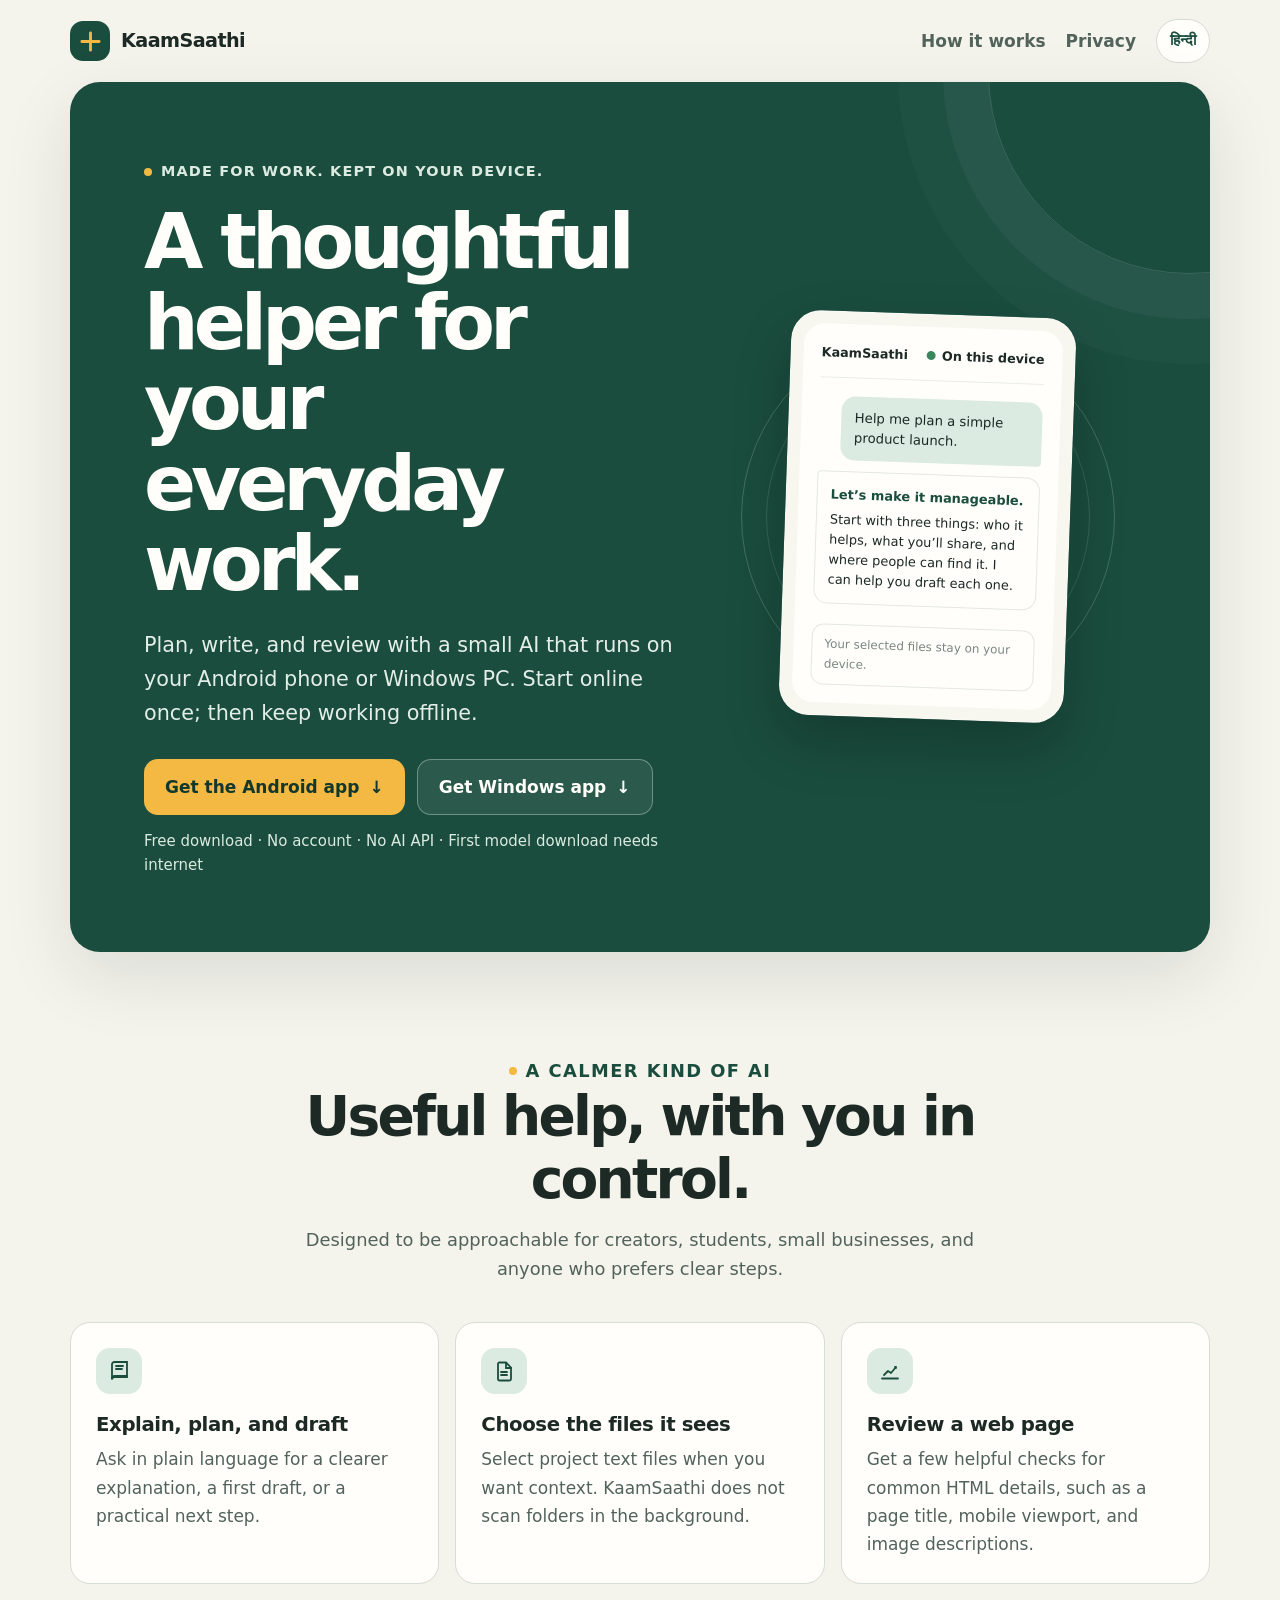
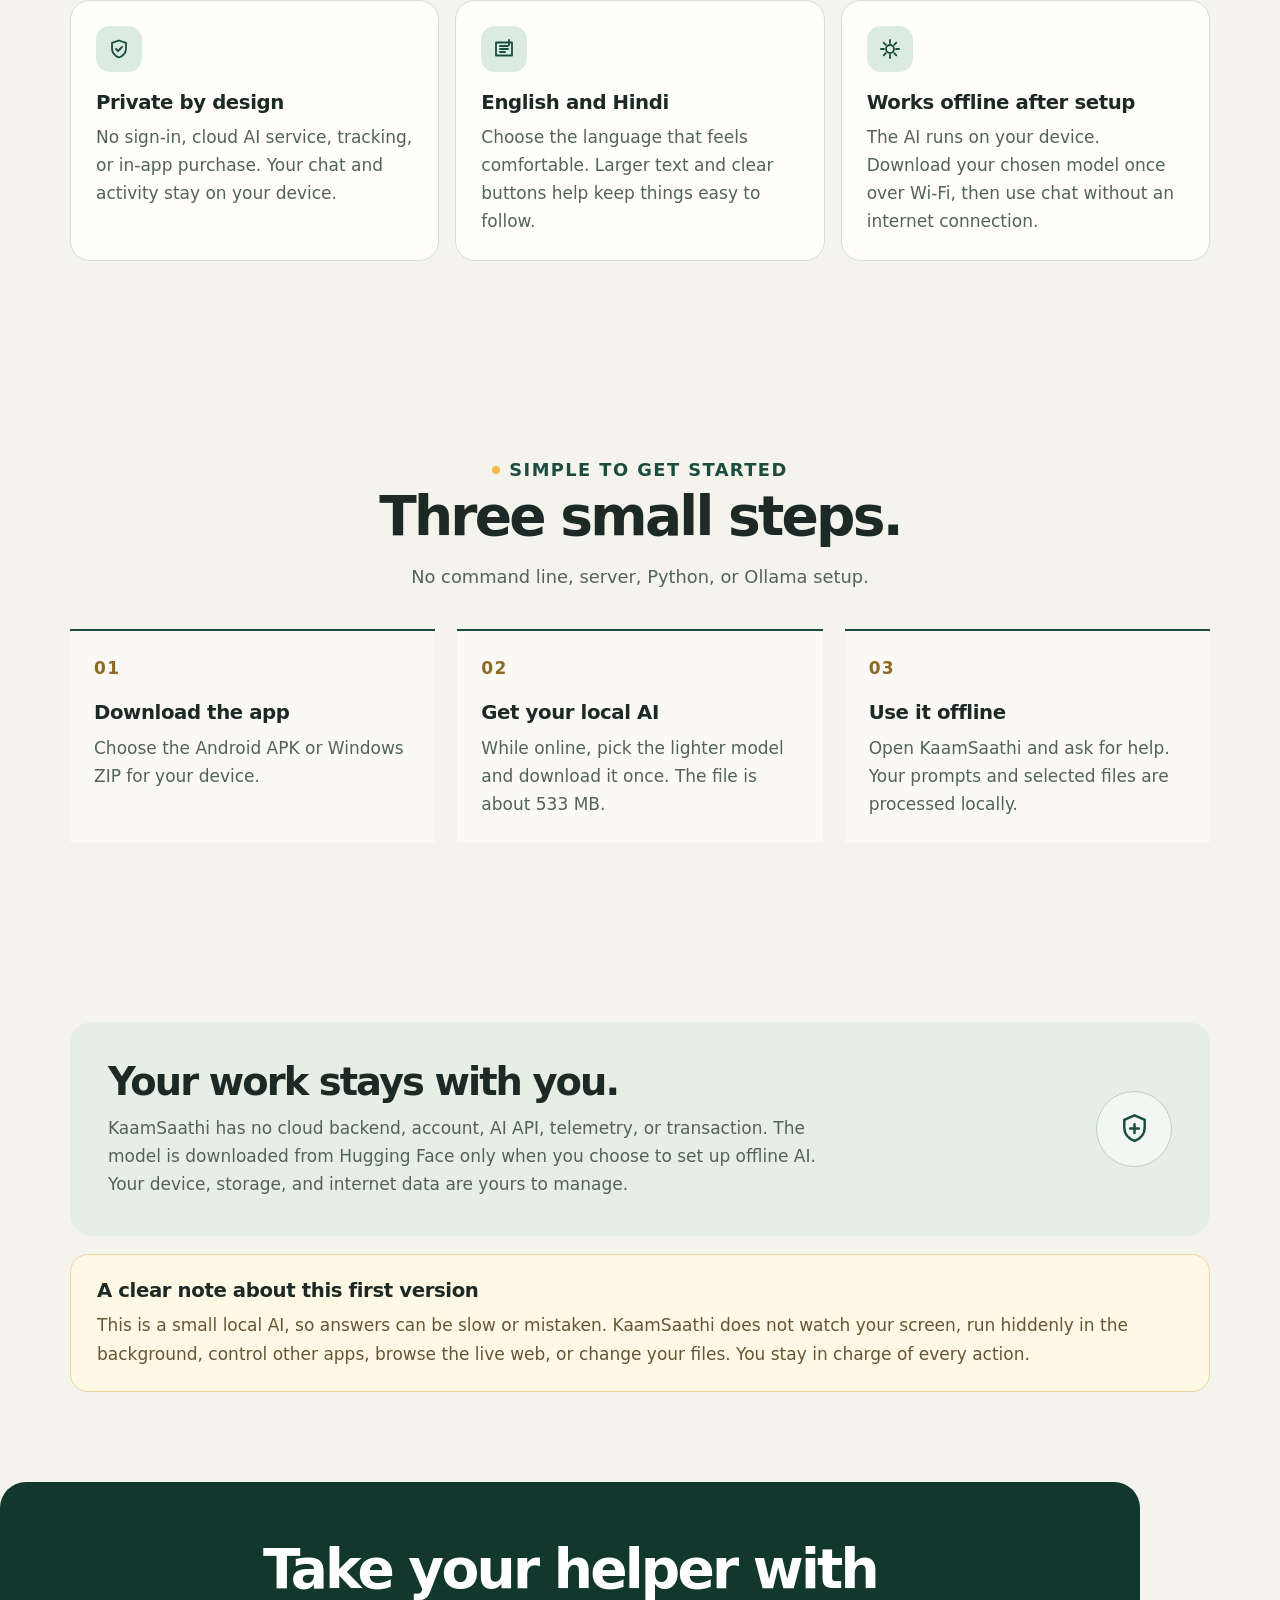
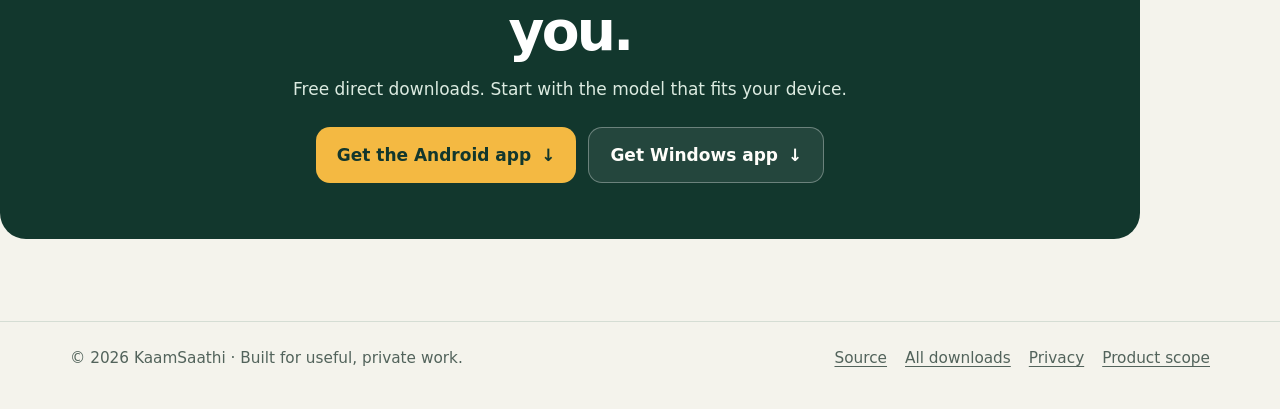
<file: site/index.html>
<!doctype html>
<html lang="en">
<head>
  <meta charset="utf-8">
  <meta name="viewport" content="width=device-width, initial-scale=1">
  <meta name="theme-color" content="#f4f3ec">
  <meta name="description" content="KaamSaathi is a free, private offline AI work companion for Android and Windows.">
  <meta property="og:title" content="KaamSaathi — thoughtful help, on your device">
  <meta property="og:description" content="A simple offline-first work companion for creators, students, and small businesses.">
  <title>KaamSaathi — thoughtful help, on your device</title>
  <link rel="icon" href="data:image/svg+xml,%3Csvg xmlns='http://www.w3.org/2000/svg' viewBox='0 0 64 64'%3E%3Crect width='64' height='64' rx='18' fill='%231a4d3e'/%3E%3Cpath d='M17 32h30M32 17v30' stroke='%23f4b942' stroke-width='6' stroke-linecap='round'/%3E%3C/svg%3E">
  <style>
    :root {
      color-scheme: light;
      --paper: #f4f3ec;
      --ink: #1c2925;
      --muted: #52635b;
      --green: #1a4d3e;
      --green-dark: #12372d;
      --mint: #dcebe1;
      --saffron: #f4b942;
      --line: #d5ddd4;
      --white: #fffefa;
      --shadow: 0 24px 70px rgba(28, 41, 37, .11);
      font-family: Inter, ui-sans-serif, system-ui, -apple-system, BlinkMacSystemFont, "Segoe UI", sans-serif;
      font-size: 17px;
      line-height: 1.65;
    }
    * { box-sizing: border-box; }
    html { scroll-behavior: smooth; }
    body { margin: 0; color: var(--ink); background: var(--paper); }
    a { color: inherit; }
    button, a { -webkit-tap-highlight-color: transparent; }
    a:focus-visible, button:focus-visible { outline: 3px solid #bb7610; outline-offset: 4px; }
    .wrap { width: min(1140px, calc(100% - 40px)); margin-inline: auto; }
    .topbar { min-height: 82px; display: flex; align-items: center; justify-content: space-between; gap: 18px; }
    .brand { display: inline-flex; gap: 11px; align-items: center; text-decoration: none; font-size: 1.13rem; font-weight: 780; letter-spacing: -.03em; }
    .brand-mark { width: 40px; height: 40px; border-radius: 13px; display: grid; place-items: center; color: var(--saffron); background: var(--green); }
    .brand-mark svg { width: 23px; height: 23px; }
    .top-actions { display: flex; align-items: center; gap: 20px; }
    .top-link { color: var(--muted); text-decoration: none; font-weight: 620; }
    .top-link:hover { color: var(--green); }
    .language { min-height: 44px; padding: 7px 13px; border: 1px solid var(--line); border-radius: 99px; background: var(--white); color: var(--green); font: inherit; font-size: .9rem; font-weight: 700; cursor: pointer; }
    .hero { position: relative; overflow: hidden; border-radius: 30px; padding: clamp(32px, 6vw, 74px); display: grid; grid-template-columns: 1.12fr .88fr; gap: 46px; align-items: center; color: #fffefa; background: var(--green); box-shadow: var(--shadow); }
    .hero::before { content: ""; position: absolute; width: 400px; height: 400px; right: -180px; top: -210px; border: 1px solid rgba(255,255,255,.14); border-radius: 50%; box-shadow: 0 0 0 45px rgba(255,255,255,.035), 0 0 0 90px rgba(255,255,255,.025); pointer-events: none; }
    .hero-copy, .hero-art { position: relative; z-index: 1; }
    .eyebrow { display: inline-flex; align-items: center; gap: 9px; margin: 0 0 18px; color: #dcebe1; font-size: .85rem; font-weight: 750; letter-spacing: .08em; text-transform: uppercase; }
    .eyebrow::before { content: ""; width: 8px; height: 8px; border-radius: 50%; background: var(--saffron); }
    h1 { max-width: 660px; margin: 0; font-size: clamp(2.65rem, 6vw, 5rem); line-height: 1.05; letter-spacing: -.065em; }
    .hero-copy > p:not(.eyebrow) { max-width: 600px; margin: 23px 0 28px; color: #e4eee8; font-size: clamp(1.06rem, 2vw, 1.22rem); }
    .buttons { display: flex; flex-wrap: wrap; gap: 12px; }
    .button { min-height: 56px; padding: 13px 21px; display: inline-flex; align-items: center; justify-content: center; gap: 10px; border: 0; border-radius: 14px; text-decoration: none; font-weight: 760; transition: transform .18s ease, background .18s ease; }
    .button:hover { transform: translateY(-2px); }
    .button-primary { color: var(--green-dark); background: var(--saffron); }
    .button-primary:hover { background: #ffd16b; }
    .button-quiet { color: #fffefa; border: 1px solid rgba(255,255,255,.32); background: rgba(255,255,255,.08); }
    .button-quiet:hover { background: rgba(255,255,255,.16); }
    .download-note { margin: 14px 0 0 !important; color: #dcebe1 !important; font-size: .88rem !important; }
    .hero-art { min-height: 360px; display: grid; place-items: center; }
    .orbit { position: absolute; width: min(390px, 90%); aspect-ratio: 1; border: 1px solid rgba(255,255,255,.18); border-radius: 50%; }
    .orbit::before, .orbit::after { content: ""; position: absolute; border: 1px solid rgba(255,255,255,.12); border-radius: 50%; inset: 24px; }
    .orbit::after { inset: 52px; }
    .phone { position: relative; width: min(285px, 75%); padding: 12px; border: 1px solid rgba(255,255,255,.32); border-radius: 30px; background: #f7f7f0; transform: rotate(2deg); box-shadow: 0 25px 55px rgba(0,0,0,.22); }
    .phone-screen { min-height: 320px; padding: 18px; border-radius: 21px; background: #fffefa; color: var(--ink); }
    .phone-head { display: flex; align-items: center; justify-content: space-between; padding-bottom: 14px; border-bottom: 1px solid #e9ede7; font-size: .75rem; font-weight: 760; }
    .online-dot { width: 9px; height: 9px; display: inline-block; margin-right: 6px; border-radius: 50%; background: #38875c; }
    .prompt-card { margin: 18px 0 11px auto; max-width: 90%; padding: 12px 13px; border-radius: 14px 14px 4px 14px; background: var(--mint); font-size: .78rem; line-height: 1.5; }
    .reply-card { padding: 13px; border: 1px solid #e4e8e1; border-radius: 4px 14px 14px; font-size: .76rem; line-height: 1.55; }
    .reply-card strong { display: block; margin-bottom: 5px; color: var(--green); }
    .phone-footer { margin-top: 20px; padding: 10px 12px; border: 1px solid #e4e8e1; border-radius: 12px; color: #7a8780; font-size: .7rem; }
    .section { padding: 90px 0; }
    .section-heading { max-width: 700px; margin: 0 auto 38px; text-align: center; }
    .section-heading .eyebrow { color: var(--green); }
    h2 { margin: 0; font-size: clamp(2rem, 4.3vw, 3.25rem); line-height: 1.14; letter-spacing: -.05em; }
    .section-heading p { margin: 14px 0 0; color: var(--muted); font-size: 1.05rem; }
    .feature-grid { display: grid; grid-template-columns: repeat(3, 1fr); gap: 16px; }
    .feature { min-height: 220px; padding: 25px; border: 1px solid var(--line); border-radius: 20px; background: var(--white); }
    .icon { width: 46px; height: 46px; margin-bottom: 18px; display: grid; place-items: center; border-radius: 14px; color: var(--green); background: var(--mint); }
    .icon svg { width: 24px; height: 24px; }
    h3 { margin: 0 0 8px; font-size: 1.16rem; line-height: 1.3; letter-spacing: -.02em; }
    .feature p { margin: 0; color: var(--muted); }
    .steps { display: grid; grid-template-columns: repeat(3, 1fr); gap: 22px; counter-reset: steps; }
    .step { position: relative; padding: 23px 24px 24px; border-top: 2px solid var(--green); background: rgba(255,254,250,.65); counter-increment: steps; }
    .step::before { content: "0" counter(steps); display: block; margin-bottom: 18px; color: #8c6b24; font-weight: 800; letter-spacing: .08em; }
    .step p { margin: 0; color: var(--muted); }
    .privacy-band { padding: 38px; display: grid; grid-template-columns: 1fr auto; gap: 25px; align-items: center; border-radius: 22px; background: #e6eee5; }
    .privacy-band h2 { font-size: clamp(1.6rem, 3vw, 2.3rem); }
    .privacy-band p { max-width: 720px; margin: 10px 0 0; color: var(--muted); }
    .privacy-mark { width: 76px; height: 76px; display: grid; place-items: center; border: 1px solid #bbd1c1; border-radius: 50%; color: var(--green); background: rgba(255,255,255,.55); }
    .privacy-mark svg { width: 35px; height: 35px; }
    .limits { margin-top: 18px; padding: 23px 26px; border: 1px solid #ead49c; border-radius: 18px; background: #fff8e4; }
    .limits p { margin: 6px 0 0; color: #655638; }
    .final-cta { margin: 0 0 82px; padding: clamp(30px, 5vw, 56px); border-radius: 26px; text-align: center; color: white; background: var(--green-dark); }
    .final-cta h2 { max-width: 700px; margin: 0 auto; }
    .final-cta p { margin: 12px 0 24px; color: #dcebe1; }
    .final-cta .buttons { justify-content: center; }
    footer { padding: 24px 0 38px; border-top: 1px solid var(--line); color: var(--muted); font-size: .9rem; }
    .footer-row { display: flex; justify-content: space-between; align-items: center; gap: 18px; }
    .footer-links { display: flex; gap: 18px; flex-wrap: wrap; }
    .footer-links a { text-decoration-thickness: 1px; text-underline-offset: 3px; }
    @media (max-width: 850px) {
      .hero { grid-template-columns: 1fr; gap: 20px; }
      .hero-art { min-height: 310px; }
      .phone-screen { min-height: 295px; }
      .feature-grid { grid-template-columns: 1fr 1fr; }
      .steps { gap: 12px; }
    }
    @media (max-width: 600px) {
      .wrap { width: min(100% - 28px, 520px); }
      .topbar { min-height: 70px; }
      .top-link { display: none; }
      .hero { padding: 30px 23px 22px; border-radius: 23px; }
      .hero-art { min-height: 285px; }
      .phone { width: 245px; }
      .phone-screen { min-height: 276px; }
      .feature-grid, .steps { grid-template-columns: 1fr; }
      .feature { min-height: auto; }
      .section { padding: 66px 0; }
      .privacy-band { grid-template-columns: 1fr; padding: 25px; }
      .privacy-mark { display: none; }
      .final-cta { margin-bottom: 60px; }
      .footer-row { align-items: flex-start; flex-direction: column; }
    }
    @media (prefers-reduced-motion: reduce) {
      *, *::before, *::after { scroll-behavior: auto !important; transition-duration: .01ms !important; }
    }
  </style>
</head>
<body>
  <header class="wrap topbar">
    <a class="brand" href="#" aria-label="KaamSaathi home">
      <span class="brand-mark" aria-hidden="true"><svg viewBox="0 0 24 24" fill="none"><path d="M12 3v18M3 12h18" stroke="currentColor" stroke-width="3" stroke-linecap="round"/></svg></span>
      <span>KaamSaathi</span>
    </a>
    <nav class="top-actions" aria-label="Main navigation">
      <a class="top-link" href="#how" data-copy="navHow">How it works</a>
      <a class="top-link" href="#privacy" data-copy="navPrivacy">Privacy</a>
      <button class="language" id="language-toggle" type="button" aria-label="Switch language to Hindi" aria-pressed="false">हिन्दी</button>
    </nav>
  </header>

  <main>
    <section class="wrap hero" aria-labelledby="hero-title">
      <div class="hero-copy">
        <p class="eyebrow" data-copy="eyebrow">Made for work. Kept on your device.</p>
        <h1 id="hero-title" data-copy="heroTitle">A thoughtful helper for your everyday work.</h1>
        <p data-copy="heroIntro">Plan, write, and review with a small AI that runs on your Android phone or Windows PC. Start online once; then keep working offline.</p>
        <div class="buttons">
          <a class="button button-primary" href="https://github.com/Dipayanhaldar/Kaamsaathi/releases/latest/download/KaamSaathi-Android-arm64.apk" data-copy="androidButton">Get the Android app <span aria-hidden="true">↓</span></a>
          <a class="button button-quiet" href="https://github.com/Dipayanhaldar/Kaamsaathi/releases/latest/download/KaamSaathi-Windows-x64.zip" data-copy="windowsButton">Get Windows app <span aria-hidden="true">↓</span></a>
        </div>
        <p class="download-note" data-copy="downloadNote">Free download · No account · No AI API · First model download needs internet</p>
      </div>
      <div class="hero-art" aria-label="Illustration of an offline assistant conversation">
        <div class="orbit" aria-hidden="true"></div>
        <div class="phone">
          <div class="phone-screen">
            <div class="phone-head"><span>KaamSaathi</span><span><i class="online-dot"></i><span data-copy="localLabel">On this device</span></span></div>
            <div class="prompt-card" data-copy="mockPrompt">Help me plan a simple product launch.</div>
            <div class="reply-card"><strong data-copy="mockReplyTitle">Let’s make it manageable.</strong><span data-copy="mockReply">Start with three things: who it helps, what you’ll share, and where people can find it. I can help you draft each one.</span></div>
            <div class="phone-footer" data-copy="mockFooter">Your selected files stay on your device.</div>
          </div>
        </div>
      </div>
    </section>

    <section class="wrap section" aria-labelledby="features-title">
      <div class="section-heading">
        <p class="eyebrow" data-copy="featureEyebrow">A calmer kind of AI</p>
        <h2 id="features-title" data-copy="featuresTitle">Useful help, with you in control.</h2>
        <p data-copy="featuresIntro">Designed to be approachable for creators, students, small businesses, and anyone who prefers clear steps.</p>
      </div>
      <div class="feature-grid">
        <article class="feature">
          <span class="icon" aria-hidden="true"><svg viewBox="0 0 24 24" fill="none"><path d="M5 5.5A2.5 2.5 0 0 1 7.5 3H20v15H7.5A2.5 2.5 0 0 0 5 20.5v-15Z" stroke="currentColor" stroke-width="1.8"/><path d="M5 19.5A2.5 2.5 0 0 1 7.5 17H20M9 7h7M9 10h6" stroke="currentColor" stroke-width="1.8" stroke-linecap="round"/></svg></span>
          <h3 data-copy="featureChatTitle">Explain, plan, and draft</h3>
          <p data-copy="featureChatText">Ask in plain language for a clearer explanation, a first draft, or a practical next step.</p>
        </article>
        <article class="feature">
          <span class="icon" aria-hidden="true"><svg viewBox="0 0 24 24" fill="none"><path d="M7 3.5h7l5 5V20a1.5 1.5 0 0 1-1.5 1.5h-10A1.5 1.5 0 0 1 6 20V5a1.5 1.5 0 0 1 1-1.5Z" stroke="currentColor" stroke-width="1.8"/><path d="M14 4v5h5M9 13h6M9 16h6" stroke="currentColor" stroke-width="1.8" stroke-linecap="round"/></svg></span>
          <h3 data-copy="featureFilesTitle">Choose the files it sees</h3>
          <p data-copy="featureFilesText">Select project text files when you want context. KaamSaathi does not scan folders in the background.</p>
        </article>
        <article class="feature">
          <span class="icon" aria-hidden="true"><svg viewBox="0 0 24 24" fill="none"><path d="M4 19.5h16M6 16l4-4 3 2 5-6M17 8h1v1" stroke="currentColor" stroke-width="1.8" stroke-linecap="round" stroke-linejoin="round"/></svg></span>
          <h3 data-copy="featureSiteTitle">Review a web page</h3>
          <p data-copy="featureSiteText">Get a few helpful checks for common HTML details, such as a page title, mobile viewport, and image descriptions.</p>
        </article>
        <article class="feature">
          <span class="icon" aria-hidden="true"><svg viewBox="0 0 24 24" fill="none"><path d="M12 3.5 19 6v5.4c0 4.4-2.8 7.4-7 9.1-4.2-1.7-7-4.7-7-9.1V6l7-2.5Z" stroke="currentColor" stroke-width="1.8"/><path d="m9 12 2 2 4-4" stroke="currentColor" stroke-width="1.8" stroke-linecap="round" stroke-linejoin="round"/></svg></span>
          <h3 data-copy="featurePrivateTitle">Private by design</h3>
          <p data-copy="featurePrivateText">No sign-in, cloud AI service, tracking, or in-app purchase. Your chat and activity stay on your device.</p>
        </article>
        <article class="feature">
          <span class="icon" aria-hidden="true"><svg viewBox="0 0 24 24" fill="none"><path d="M4 5.5h16v13H4zM8 9h8M8 12h8M8 15h5" stroke="currentColor" stroke-width="1.8" stroke-linecap="round" stroke-linejoin="round"/><path d="M17 3v5" stroke="currentColor" stroke-width="1.8" stroke-linecap="round"/></svg></span>
          <h3 data-copy="featureLanguageTitle">English and Hindi</h3>
          <p data-copy="featureLanguageText">Choose the language that feels comfortable. Larger text and clear buttons help keep things easy to follow.</p>
        </article>
        <article class="feature">
          <span class="icon" aria-hidden="true"><svg viewBox="0 0 24 24" fill="none"><path d="M12 3v3m0 12v3m9-9h-3M6 12H3m15.36-6.36-2.12 2.12M7.76 16.24l-2.12 2.12m12.72 0-2.12-2.12M7.76 7.76 5.64 5.64" stroke="currentColor" stroke-width="1.8" stroke-linecap="round"/><circle cx="12" cy="12" r="4" stroke="currentColor" stroke-width="1.8"/></svg></span>
          <h3 data-copy="featureOfflineTitle">Works offline after setup</h3>
          <p data-copy="featureOfflineText">The AI runs on your device. Download your chosen model once over Wi-Fi, then use chat without an internet connection.</p>
        </article>
      </div>
    </section>

    <section class="wrap section" id="how" aria-labelledby="how-title">
      <div class="section-heading">
        <p class="eyebrow" data-copy="howEyebrow">Simple to get started</p>
        <h2 id="how-title" data-copy="howTitle">Three small steps.</h2>
        <p data-copy="howIntro">No command line, server, Python, or Ollama setup.</p>
      </div>
      <div class="steps">
        <article class="step"><h3 data-copy="stepOneTitle">Download the app</h3><p data-copy="stepOneText">Choose the Android APK or Windows ZIP for your device.</p></article>
        <article class="step"><h3 data-copy="stepTwoTitle">Get your local AI</h3><p data-copy="stepTwoText">While online, pick the lighter model and download it once. The file is about 533 MB.</p></article>
        <article class="step"><h3 data-copy="stepThreeTitle">Use it offline</h3><p data-copy="stepThreeText">Open KaamSaathi and ask for help. Your prompts and selected files are processed locally.</p></article>
      </div>
    </section>

    <section class="wrap section" id="privacy" aria-labelledby="privacy-title">
      <div class="privacy-band">
        <div>
          <h2 id="privacy-title" data-copy="privacyTitle">Your work stays with you.</h2>
          <p data-copy="privacyText">KaamSaathi has no cloud backend, account, AI API, telemetry, or transaction. The model is downloaded from Hugging Face only when you choose to set up offline AI. Your device, storage, and internet data are yours to manage.</p>
        </div>
        <span class="privacy-mark" aria-hidden="true"><svg viewBox="0 0 24 24" fill="none"><path d="M12 3 19 6v5.4c0 4.4-2.8 7.4-7 9.1-4.2-1.7-7-4.7-7-9.1V6l7-3Z" stroke="currentColor" stroke-width="1.7"/><path d="M9 12h6M12 9v6" stroke="currentColor" stroke-width="1.7" stroke-linecap="round"/></svg></span>
      </div>
      <aside class="limits">
        <h3 data-copy="limitsTitle">A clear note about this first version</h3>
        <p data-copy="limitsText">This is a small local AI, so answers can be slow or mistaken. KaamSaathi does not watch your screen, run hiddenly in the background, control other apps, browse the live web, or change your files. You stay in charge of every action.</p>
      </aside>
    </section>

    <section class="wrap final-cta" aria-labelledby="download-title">
      <h2 id="download-title" data-copy="downloadTitle">Take your helper with you.</h2>
      <p data-copy="downloadIntro">Free direct downloads. Start with the model that fits your device.</p>
      <div class="buttons">
        <a class="button button-primary" href="https://github.com/Dipayanhaldar/Kaamsaathi/releases/latest/download/KaamSaathi-Android-arm64.apk" data-copy="androidButton">Get the Android app <span aria-hidden="true">↓</span></a>
        <a class="button button-quiet" href="https://github.com/Dipayanhaldar/Kaamsaathi/releases/latest/download/KaamSaathi-Windows-x64.zip" data-copy="windowsButton">Get Windows app <span aria-hidden="true">↓</span></a>
      </div>
    </section>
  </main>

  <footer>
    <div class="wrap footer-row">
      <span>© 2026 KaamSaathi · <span data-copy="footerNote">Built for useful, private work.</span></span>
      <nav class="footer-links" aria-label="More information">
        <a href="https://github.com/Dipayanhaldar/Kaamsaathi" data-copy="sourceLink">Source</a>
        <a href="https://github.com/Dipayanhaldar/Kaamsaathi/releases/latest" data-copy="releaseLink">All downloads</a>
        <a href="https://github.com/Dipayanhaldar/Kaamsaathi/blob/main/docs/PRIVACY.md" data-copy="privacyLink">Privacy</a>
        <a href="https://github.com/Dipayanhaldar/Kaamsaathi/blob/main/docs/PRODUCT.md" data-copy="scopeLink">Product scope</a>
      </nav>
    </div>
  </footer>

  <script>
    (() => {
      const copy = {
        en: {
          navHow: "How it works", navPrivacy: "Privacy", eyebrow: "Made for work. Kept on your device.",
          heroTitle: "A thoughtful helper for your everyday work.",
          heroIntro: "Plan, write, and review with a small AI that runs on your Android phone or Windows PC. Start online once; then keep working offline.",
          androidButton: "Get the Android app ↓", windowsButton: "Get Windows app ↓",
          downloadNote: "Free download · No account · No AI API · First model download needs internet",
          localLabel: "On this device", mockPrompt: "Help me plan a simple product launch.",
          mockReplyTitle: "Let’s make it manageable.",
          mockReply: "Start with three things: who it helps, what you’ll share, and where people can find it. I can help you draft each one.",
          mockFooter: "Your selected files stay on your device.",
          featureEyebrow: "A calmer kind of AI", featuresTitle: "Useful help, with you in control.",
          featuresIntro: "Designed to be approachable for creators, students, small businesses, and anyone who prefers clear steps.",
          featureChatTitle: "Explain, plan, and draft", featureChatText: "Ask in plain language for a clearer explanation, a first draft, or a practical next step.",
          featureFilesTitle: "Choose the files it sees", featureFilesText: "Select project text files when you want context. KaamSaathi does not scan folders in the background.",
          featureSiteTitle: "Review a web page", featureSiteText: "Get a few helpful checks for common HTML details, such as a page title, mobile viewport, and image descriptions.",
          featurePrivateTitle: "Private by design", featurePrivateText: "No sign-in, cloud AI service, tracking, or in-app purchase. Your chat and activity stay on your device.",
          featureLanguageTitle: "English and Hindi", featureLanguageText: "Choose the language that feels comfortable. Larger text and clear buttons help keep things easy to follow.",
          featureOfflineTitle: "Works offline after setup", featureOfflineText: "The AI runs on your device. Download your chosen model once over Wi-Fi, then use chat without an internet connection.",
          howEyebrow: "Simple to get started", howTitle: "Three small steps.", howIntro: "No command line, server, Python, or Ollama setup.",
          stepOneTitle: "Download the app", stepOneText: "Choose the Android APK or Windows ZIP for your device.",
          stepTwoTitle: "Get your local AI", stepTwoText: "While online, pick the lighter model and download it once. The file is about 533 MB.",
          stepThreeTitle: "Use it offline", stepThreeText: "Open KaamSaathi and ask for help. Your prompts and selected files are processed locally.",
          privacyTitle: "Your work stays with you.",
          privacyText: "KaamSaathi has no cloud backend, account, AI API, telemetry, or transaction. The model is downloaded from Hugging Face only when you choose to set up offline AI. Your device, storage, and internet data are yours to manage.",
          limitsTitle: "A clear note about this first version",
          limitsText: "This is a small local AI, so answers can be slow or mistaken. KaamSaathi does not watch your screen, run hiddenly in the background, control other apps, browse the live web, or change your files. You stay in charge of every action.",
          downloadTitle: "Take your helper with you.", downloadIntro: "Free direct downloads. Start with the model that fits your device.",
          footerNote: "Built for useful, private work.", sourceLink: "Source", releaseLink: "All downloads", privacyLink: "Privacy", scopeLink: "Product scope"
        },
        hi: {
          navHow: "कैसे काम करता है", navPrivacy: "गोपनीयता", eyebrow: "काम के लिए बना। आपके डिवाइस पर रहता है।",
          heroTitle: "रोज़मर्रा के काम के लिए एक समझदार साथी।",
          heroIntro: "अपने Android फ़ोन या Windows PC पर चलने वाले छोटे AI के साथ योजना बनाएँ, लिखें और समीक्षा करें। मॉडल एक बार डाउनलोड करें, फिर ऑफ़लाइन काम करें।",
          androidButton: "Android ऐप डाउनलोड करें ↓", windowsButton: "Windows ऐप डाउनलोड करें ↓",
          downloadNote: "मुफ़्त डाउनलोड · खाता नहीं · AI API नहीं · मॉडल पहली बार डाउनलोड करने के लिए इंटरनेट चाहिए",
          localLabel: "इसी डिवाइस पर", mockPrompt: "एक आसान प्रोडक्ट लॉन्च की योजना बनाने में मदद करें।",
          mockReplyTitle: "इसे आसान चरणों में बाँटते हैं।",
          mockReply: "तीन बातों से शुरू करें: यह किसकी मदद करता है, आप क्या साझा करेंगे, और लोग इसे कहाँ पाएँगे। हर बात का मसौदा बनाने में मैं मदद कर सकता हूँ।",
          mockFooter: "आपकी चुनी हुई फ़ाइलें आपके डिवाइस पर रहती हैं।",
          featureEyebrow: "AI का सरल रूप", featuresTitle: "काम की मदद, नियंत्रण आपके हाथ में।",
          featuresIntro: "क्रिएटर, विद्यार्थी, छोटे व्यवसाय और साफ़ निर्देश पसंद करने वाले लोगों के लिए बनाया गया।",
          featureChatTitle: "समझें, योजना बनाएँ, लिखें", featureChatText: "सरल भाषा में समझाने, पहला मसौदा बनाने या अगला कदम सुझाने के लिए पूछें।",
          featureFilesTitle: "आप तय करें कौन-सी फ़ाइलें", featureFilesText: "संदर्भ चाहिए तो टेक्स्ट फ़ाइलें चुनें। KaamSaathi पीछे से फ़ोल्डर स्कैन नहीं करता।",
          featureSiteTitle: "वेब पेज की समीक्षा", featureSiteText: "HTML की कुछ आम बातों की जाँच करें, जैसे पेज शीर्षक, मोबाइल दृश्य और चित्रों का विवरण।",
          featurePrivateTitle: "गोपनीयता पहले", featurePrivateText: "साइन-इन, क्लाउड AI सेवा, ट्रैकिंग या ऐप के अंदर खरीदारी नहीं। चैट और गतिविधि आपके डिवाइस पर रहती है।",
          featureLanguageTitle: "अंग्रेज़ी और हिंदी", featureLanguageText: "अपनी सहज भाषा चुनें। बड़ा टेक्स्ट और साफ़ बटन उपयोग आसान रखते हैं।",
          featureOfflineTitle: "सेटअप के बाद ऑफ़लाइन", featureOfflineText: "AI आपके डिवाइस पर चलता है। चुना हुआ मॉडल Wi-Fi से एक बार डाउनलोड करें, फिर बिना इंटरनेट चैट करें।",
          howEyebrow: "शुरुआत आसान", howTitle: "तीन आसान कदम।", howIntro: "कमांड लाइन, सर्वर, Python या Ollama सेटअप की ज़रूरत नहीं।",
          stepOneTitle: "ऐप डाउनलोड करें", stepOneText: "अपने डिवाइस के लिए Android APK या Windows ZIP चुनें।",
          stepTwoTitle: "अपना स्थानीय AI लें", stepTwoText: "इंटरनेट पर हल्का मॉडल चुनकर एक बार डाउनलोड करें। फ़ाइल लगभग 533 MB है।",
          stepThreeTitle: "ऑफ़लाइन इस्तेमाल करें", stepThreeText: "KaamSaathi खोलें और मदद माँगें। आपके सवाल और चुनी हुई फ़ाइलें डिवाइस पर ही संसाधित होती हैं।",
          privacyTitle: "आपका काम आपके पास रहता है।",
          privacyText: "KaamSaathi में क्लाउड बैकएंड, खाता, AI API, ट्रैकिंग या लेन-देन नहीं है। ऑफ़लाइन AI सेटअप चुनने पर ही मॉडल Hugging Face से डाउनलोड होता है। डिवाइस, स्टोरेज और इंटरनेट डेटा आपके नियंत्रण में हैं।",
          limitsTitle: "पहले संस्करण के बारे में साफ़ जानकारी",
          limitsText: "यह छोटा स्थानीय AI है; जवाब धीमे या गलत हो सकते हैं। KaamSaathi आपकी स्क्रीन नहीं देखता, छिपकर बैकग्राउंड में नहीं चलता, दूसरे ऐप नियंत्रित नहीं करता, लाइव वेब नहीं खोलता और आपकी फ़ाइलें नहीं बदलता। हर काम का नियंत्रण आपके पास है।",
          downloadTitle: "अपने साथी को साथ रखें।", downloadIntro: "सीधे और मुफ़्त डाउनलोड। अपने डिवाइस के अनुसार मॉडल चुनें।",
          footerNote: "काम की और निजी मदद के लिए।", sourceLink: "सोर्स", releaseLink: "सभी डाउनलोड", privacyLink: "गोपनीयता", scopeLink: "काम की सीमा"
        }
      };
      const button = document.getElementById("language-toggle");
      let language = "en";
      button.addEventListener("click", () => {
        language = language === "en" ? "hi" : "en";
        document.documentElement.lang = language;
        document.querySelectorAll("[data-copy]").forEach((node) => {
          const key = node.dataset.copy;
          if (copy[language][key]) node.textContent = copy[language][key];
        });
        button.textContent = language === "en" ? "हिन्दी" : "English";
        button.setAttribute("aria-label", language === "en" ? "Switch language to Hindi" : "Switch language to English");
        button.setAttribute("aria-pressed", language === "hi" ? "true" : "false");
      });
    })();
  </script>
</body>
</html>
</file>
